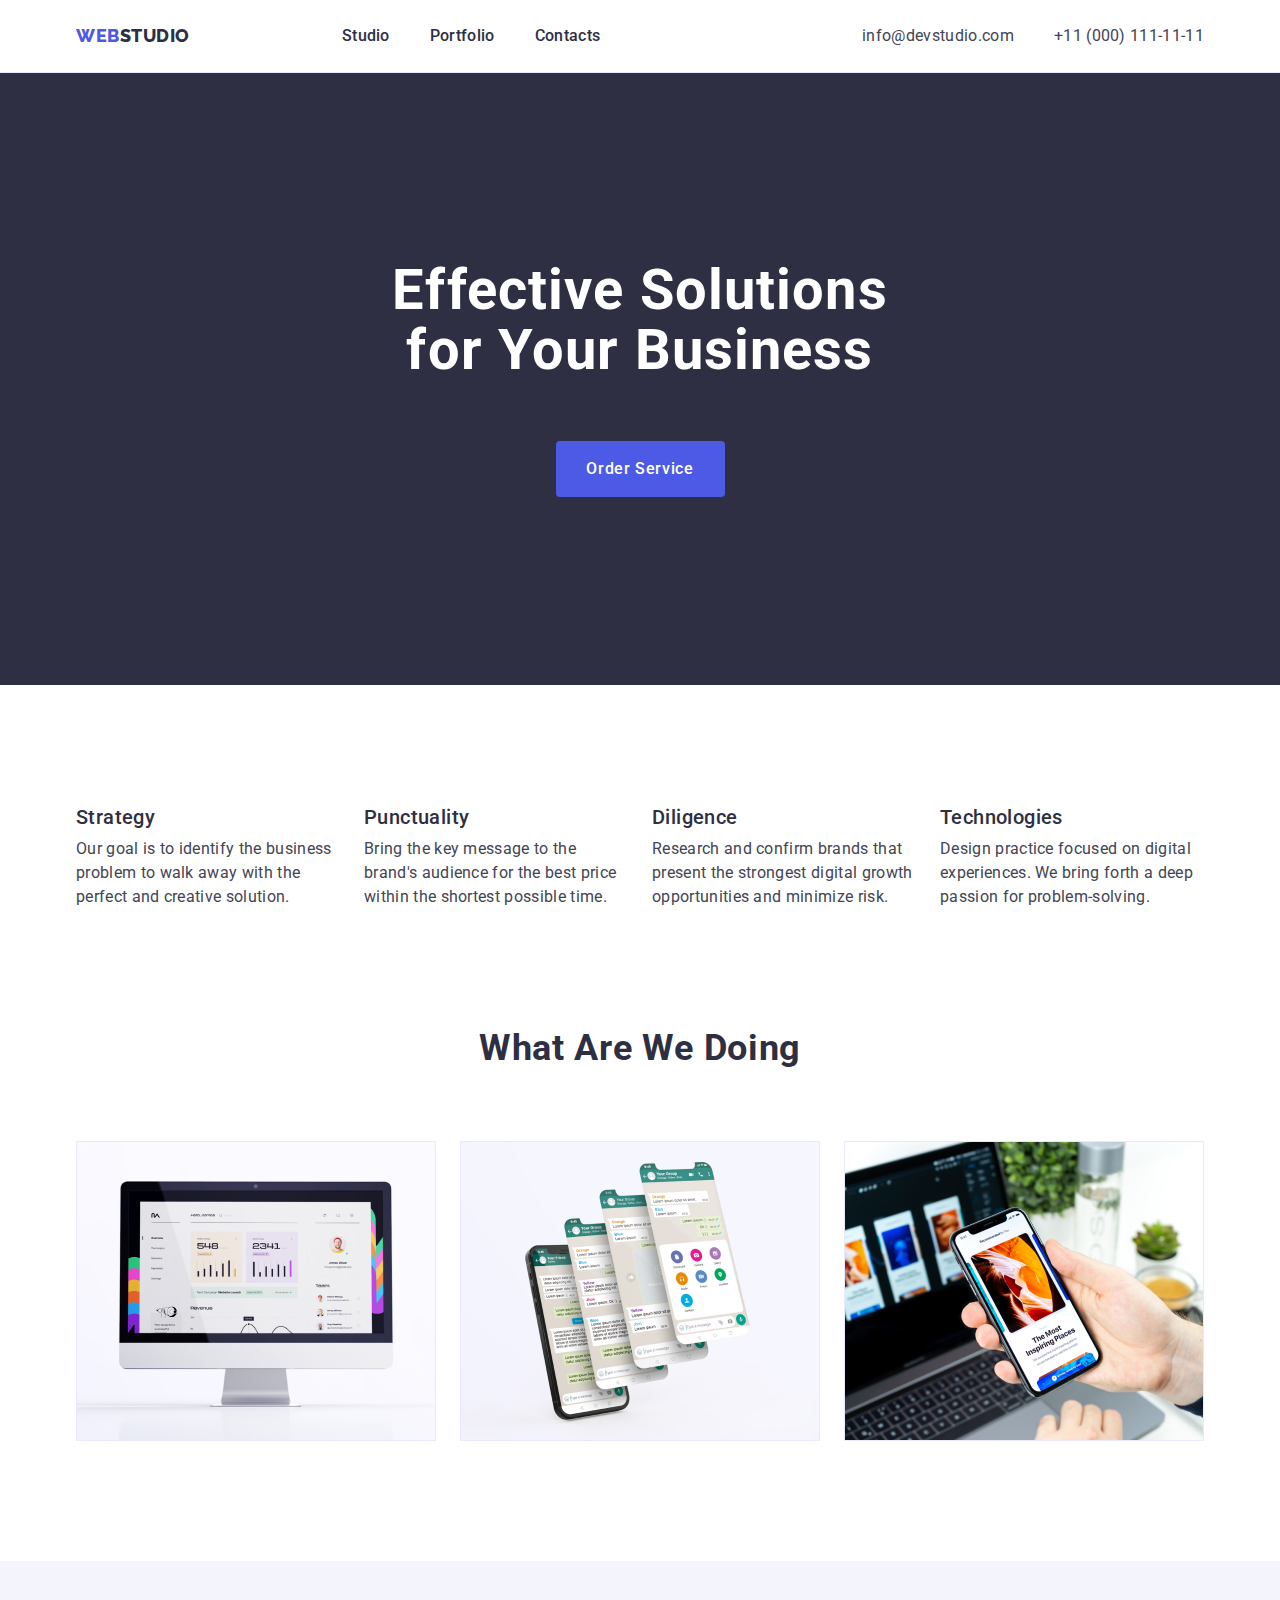
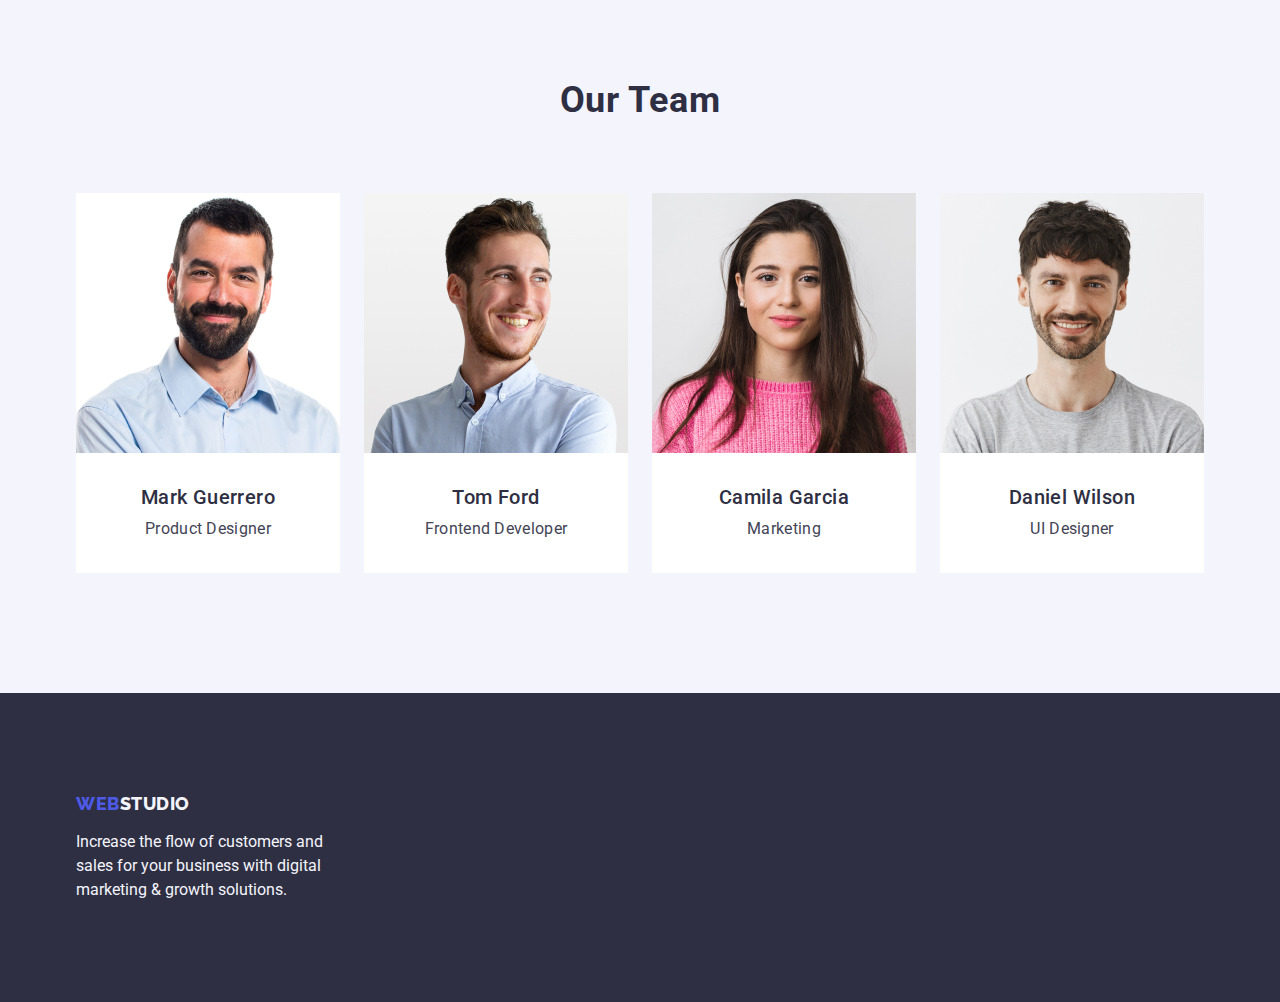
<file: index.html>
<!DOCTYPE html>
<html lang="en">
<head>
    <meta charset="UTF-8">
    <meta http-equiv="X-UA-Compatible" content="IE=edge">
    <meta name="viewport" content="width=device-width, initial-scale=1.0">
    <title>Document</title>
    <link rel="stylesheet" href="https://cdn.jsdelivr.net/npm/modern-normalize@1.1.0/modern-normalize.min.css">
    <link rel="stylesheet" href="./css/styles.css"> 
    <link rel="preconnect" href="https://fonts.googleapis.com">
    <link rel="preconnect" href="https://fonts.gstatic.com" crossorigin>
<link
    href="https://fonts.googleapis.com/css2?family=Montserrat:wght@600&family=Raleway:wght@800&family=Roboto:wght@400;500;700&display=swap"
    rel="stylesheet">
</head>
<body>
    <header class="header">
               <div class="header-container container">
                   
                   <nav class="header-nav">
                        <a  class="header-link link list" href="./index.html">Web<span class="header-logo header-link">Studio</span> </a>
                        <ul class="list header-list">
                            <li class="header-item"><a class="header-item-link link" href="./index.html">Studio</a></li>
                            <li class="header-item"><a class="header-item-link link" href="./portfolio.html">Portfolio</a></li>
                            <li class="header-item"><a class="header-item-link link" href="">Contacts</a></li>
                        </ul>
                   </nav >
                   <address class="header-contacts">
                        <ul class="header-contacts-list list">
                         <li ><a class="header-contacts-item link" href="mailto:info@devstudio.com">info@devstudio.com</a></li>
                         <li><a class="header-contacts-item link" href="tel:+110001111111">+11 (000) 111-11-11</a></li>
                        </ul>
                    </address>
                </div>
    </header>
    <main>
        <section class="hero">
            <div class="container container-hero">
                <h1 class="hero-title">Effective Solutions for Your Business</h1>
                <button class="hero-btn" type="button">Order Service</button>
            </div>
        </section>
        <section class="feature">
             <div class="container container-feature">
                 <h2 class="feature-title" hidden>how do we work</h2>  
                 <ul class="feature-list list">
                    <li class="feature-item">
                        <h3 class="feature-title">Strategy</h3>
                        <p class="feature-text text">Our goal is to identify the business
                        problem to walk away with the perfect and creative solution.</p>
                    </li>
                    <li class="feature-item">
                        <h3 class="feature-title">Punctuality</h3>
                        <p class="feature-text text">Bring the key message to the brand's audience for the best price within the shortest possible time.</p>
                    </li>
                    <li class="feature-item">
                        <h3 class="feature-title">Diligence</h3>
                        <p class="feature-text text">Research and confirm brands that present the strongest digital growth opportunities and minimize risk.</p>
                    </li>
                    <li class="feature-item">
                        <h3 class="feature-title">Technologies</h3>
                        <p class="feature-text text">Design practice focused on digital experiences. We bring forth a deep passion for problem-solving.</p>
                    </li>
                    </ul>
             </div>
        </section>
        <section class="about">
            <div class="container">
                <h2 class="about-title">What are we doing</h2>
                <ul class="about-list list">
                    <li class="about-img"><img src="./images/rectangle71(1).jpg" alt="Rectangle 71 (1)" width="360"></li>
                    <li class="about-img"><img src="./images/rectangle71(2).jpg" alt="Rectangle 71 (2)" width="360"></li>
                    <li class="about-img"><img src="./images/rectangle71(3).jpg" alt="Rectangle 71 (3)" width="360"></li>
                </ul>
            </div>
        </section>
    <section class="team">
        <div class="container">
            <h2 class="team-title">Our Team</h2>
            <ul class="team-list list">
                <li class="team-card">
                    <img src="./images/img.jpg" alt="Mark Guerrero" width="264">
                    <div class="container-team">
                        <h3 class="team-card-title">Mark Guerrero</h3>
                        <p class="team-text text">Product Designer</p>
                    </div>
                </li>
                <li class="team-card">
                    <img src="./images/img(1).jpg" alt="Tom Ford" width="264">
                    <div class="container-team">
                        <h3 class="team-card-title">Tom Ford</h3>
                        <p class="team-text text">Frontend Developer</p>
                    </div>
            </li>
                <li class="team-card">
                    <img src="./images/img(3).jpg" alt="Camila Garcia" width="264">
                    <div class="container-team">
                        <h3 class="team-card-title">Camila Garcia</h3>
                        <p class="team-text text">Marketing</p>
                    </div>
                </li>
                <li class="team-card">
                    <img src="./images/img(2).jpg" alt="Daniel Wilson" width="264">
                    <div class="container-team">
                        <h3 class="team-card-title">Daniel Wilson</h3>
                        <p class="team-text text">UI Designer</p>
                    </div>
            </li>
            </ul>
        </div>
    </section>
        
    </main>
    <footer class="completion">
                    <div class="container">
                        <a class="completion-link  link list" href="./index.html">Web<span class="completion-logo header-link">Studio</span> </a>
                        <p class="completion-text text">Increase the flow of customers and sales for your business with digital marketing & growth solutions.</p>
                    </div>

    </footer>
   
</body>
</file>
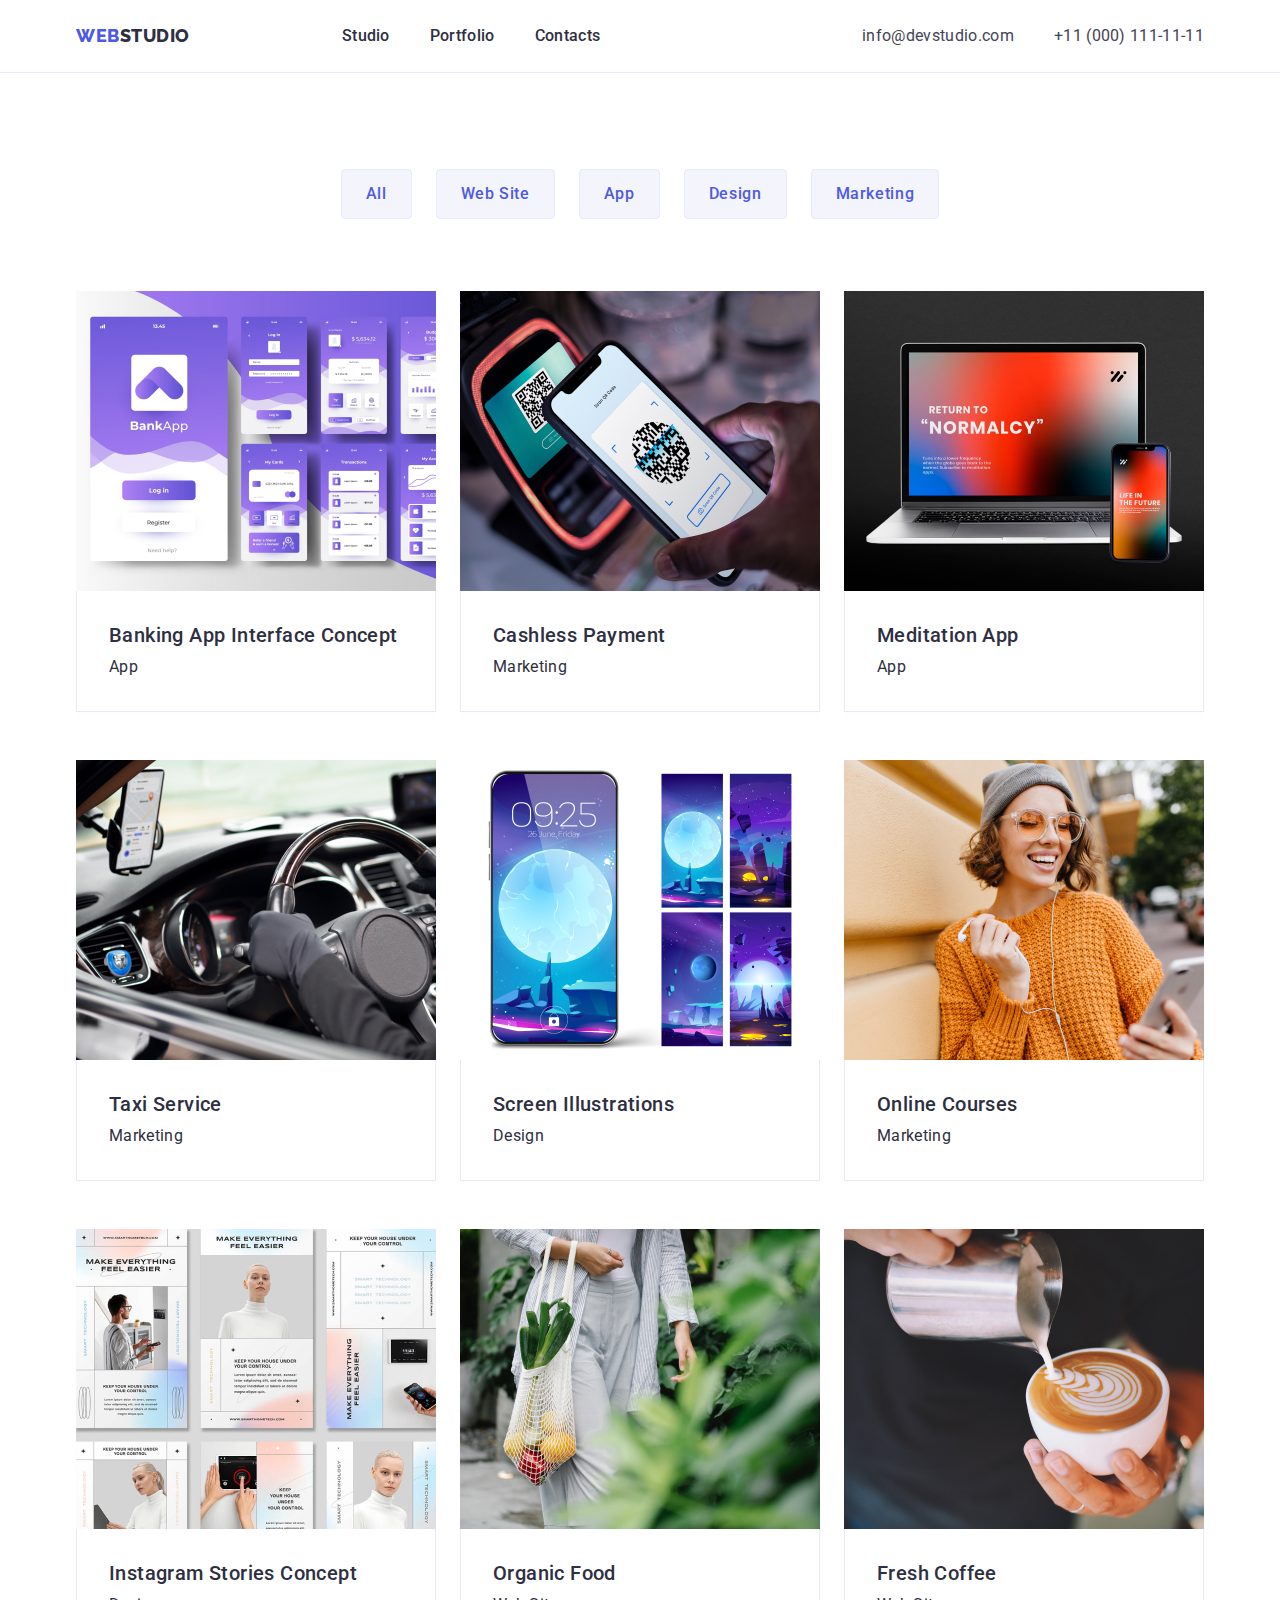
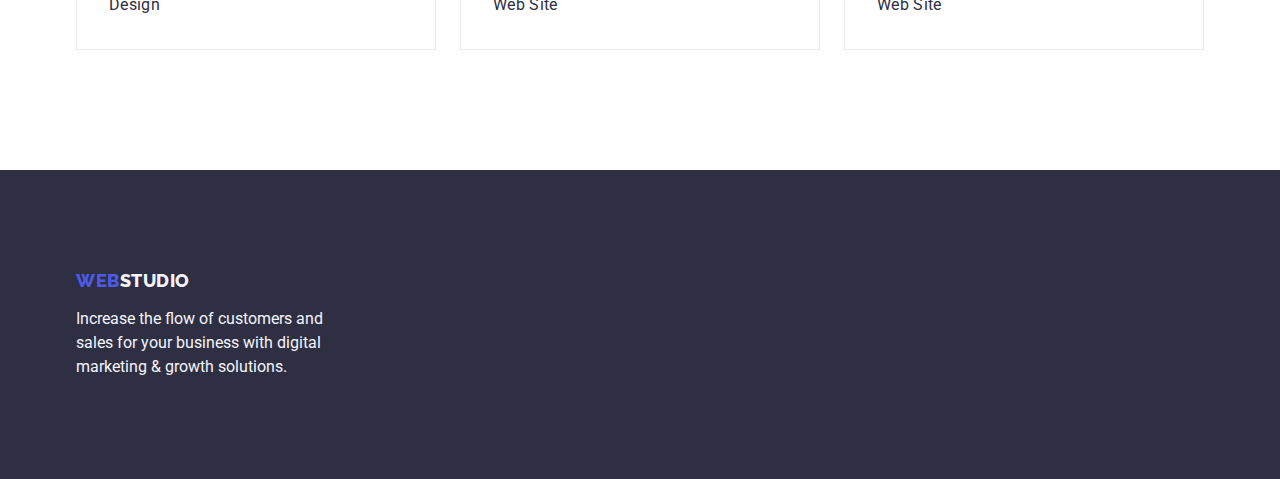
<file: portfolio.html>
<!DOCTYPE html>
<html lang="en">
<head>
    <meta charset="UTF-8">
    <meta http-equiv="X-UA-Compatible" content="IE=edge">
    <meta name="viewport" content="width=device-width, initial-scale=1.0">
    <title>Document</title>
    <link rel="stylesheet" href="https://cdn.jsdelivr.net/npm/modern-normalize@1.1.0/modern-normalize.min.css">
    <link rel="stylesheet" href="./css/styles.css">
    <link rel="preconnect" href="https://fonts.googleapis.com">
    <link rel="preconnect" href="https://fonts.gstatic.com" crossorigin>
    <link
        href="https://fonts.googleapis.com/css2?family=Montserrat:wght@600&family=Raleway:wght@800&family=Roboto:wght@400;500;700&display=swap"
        rel="stylesheet">

</head>
<body>
<header class="header">
    <div class="container header-container ">
    <nav class="header-nav ">
        <a class="header-link link list" href="./index.html">Web<span class="header-logo header-link">Studio</span>
        </a>
        <ul class="list header-list"> 
            <li class="header-item ">
                <a class="header-item-link link" href="./index.html">Studio</a>
            </li>
            <li class="header-item">
                <a class="header-item-link link" href="./portfolio.html">Portfolio</a>
            </li>
            <li class="header-item">
                <a class="header-item-link link" href="">Contacts</a>
            </li>
        </ul>

    </nav>
    <address class="header-contacts">
        <ul class="header-contacts-list list">
            <li><a class="header-contacts-item link" href="mailto:info@devstudio.com">info@devstudio.com</a></li>
            <li><a class="header-contacts-item link" href="tel:+110001111111">+11 (000) 111-11-11</a></li>
        </ul>
    </address>
</div>
</header>
    <main>
        <section class="portfolio">
            <div class="container">
                <h1 hidden>portfolio</h1>
                <ul class="list list-container">
                    <li> <button class="filter" type="button"> All</button></li>
                    <li><button class="filter" type="button"> Web Site</button></li>
                    <li><button class="filter" type="button"> App</button></li>
                    <li><button class="filter" type="button">Design</button></li>
                    <li><button class="filter" type="button"> Marketing</button></li>
                </ul>
                <ul class="list img-container card-set">
                    <li class="img-port"> <a class="link" href=""><img src="./images/portfolio/img1.jpg" alt="Banking App Interface Concept" width="360">
                         <div class="container-card">
                             <h2 class="port-card-title">Banking App Interface Concept</h2>
                         <p class="port-text">App</p> </div> </a>
                    </li>
                    <li class="img-port"> <a class="link" href=""><img src="./images/portfolio/img2.jpg" alt="Cashless Payment" width="360">
                         <div class="container-card">
                             <h2 class="port-card-title">Cashless Payment</h2>
                        <p class="port-text">Marketing</p></div></a>
                    </li>
                    <li class="img-port"> <a class="link" href=""><img src="./images/portfolio/img3.jpg" alt="Meditation App" width="360">
                        <div class="container-card">
                            <h2 class="port-card-title">Meditation App</h2>
                        <p class="port-text">App</p></div></a>
                    </li> 
                    <li class="img-port"> <a class="link" href=""><img src="./images/portfolio/img4.jpg" alt="Taxi Service" width="360">
                        <div class="container-card">
                            <h2 class="port-card-title">Taxi Service</h2>
                        <p class="port-text">Marketing</p></div></a>
                    </li>
                    <li class="img-port"> <a class="link"  href=""><img src="./images/portfolio/img5.jpg" alt="Screen Illustrations" width="360">
                        <div class="container-card">
                            <h2 class="port-card-title">Screen Illustrations</h2>
                        <p class="port-text">Design</p></div></a>
                    </li>
                    <li class="img-port"> <a class="link" href=""><img src="./images/portfolio/img6.jpg" alt="Online Courses" width="360">
                        <div class="container-card">
                            <h2 class="port-card-title">Online Courses</h2>
                        <p class="port-text">Marketing</p></div></a>
                    </li>
                    <li class="img-port"> <a class="link" href=""><img src="./images/portfolio/img7.jpg" alt="Instagram Stories Concept" width="360">
                        <div class="container-card">
                            <h2 class="port-card-title">Instagram Stories Concept</h2>
                        <p class="port-text">Design</p></div></a>
                
                
                    </li>
                    <li class="img-port"> <a class="link" href=""><img src="./images/portfolio/img8.jpg" alt="Organic Food" width="360">
                        <div class="container-card">
                        <h2 class="port-card-title">Organic Food</h2>
                        <p class="port-text">Web Site</p></div></a>
                    </li>
                    <li class="img-port"> <a class="link" href=""><img src="./images/portfolio/img9.jpg" alt="Fresh Coffee" width="360">
                        <div class="container-card">
                        <h2 class="port-card-title">Fresh Coffee</h2>
                        <p class="port-text">Web Site</p></div></a>
                    </li>
                </ul>
                       
            </div>
         </section>
     </main>


    <footer class="completion">
        <div class="container">
            <a class="completion-link header-link link list" href="./index.html">Web<span
                    class="completion-logo header-link">Studio</span> </a>
            <p class="completion-text text">Increase the flow of customers and sales for your business with digital marketing &
                growth solutions.</p>
        </div>
    </footer>
</body>
</html>
</file>
<file: css/styles.css>
:root{
  --dark-color: #2e2f42;
  --textp-color: #434455;
  --white-color: #fff;
  --logo-color:#4d5ae5;
  --light-color:#F4F4FD;
  --hover-color:#404BBF;
  --btn-color: #E7E9FC;

  /* --indent:30px; */
  /* --items: 3; */


}
body {
    color:var(--textp-color);
    background-color: var(--white-color) ;
    font-family: "Roboto", sans-serif;
}

/* reset start */
.link {

    text-decoration: none;
}
.list {
    list-style: none
}
button {
    font-family: inherit;
    color: currentColor;
    cursor: pointer;
}
h1, h2, h3, h4, h5, h6, p {
    margin: 0;}
img {
display: block;
max-width: 100%;
height: auto;
}
ul{ margin: 0;
    padding: 0;
    list-style: none;

}

/* reset finish */
/* .card-set { */
/* display: flex; */
/* flex-wrap: wrap; */
/* gap: var(--indent); */
/* } */
/* .card-set-item { */
    /* width: calc(100% -var(--indent)*(var(--items)-1)/var(--items); */
/* } */
.header{
    border-bottom: 1px solid #e7e9fc
}
.container {
    width: 1158px;
    margin-left: auto;
    margin-right: auto;
   
    padding-left: 15px;
    padding-right: 15px;
}

.header-container{
    padding: 0 15px;
    display: flex;
    align-items: center;
    
    justify-content: space-between;
}
.header-list{
    display: flex;
    align-items: center;
    
    gap: 40px;

}
.header-nav{
    display: flex;
    align-items: center;
    
}
.header-link {
             
        font-family: 'Raleway', sans-serif;
        font-weight: 800;
        font-size: 18px;
        line-height: 1.17;
        letter-spacing: 0.03em;
        text-transform: uppercase;
        color: var(--logo-color);
        margin-right: 76px
            
       
        
}

 .header-logo {
    color: var(--dark-color);
 }

.header-item{
    display:flex;
    
    
}
.header-item-link {
    font-weight: 500;
    font-size: 16px;
    line-height: 1.5;
    letter-spacing: 0.02em;
    color: var(--dark-color);
    padding: 24px 0;
    }
.header-item-link:hover,
.header-item-link:focus {
    color: var(--hover-color); }


.header-contacts {
    display: flex;
    font-style: normal;
    /* padding: 24px 0; */
    
}
.header-contacts-list{
    display: flex;
    gap: 40px;
    margin-right: auto;
}
.header-contacts-item {
    font-size: 16px;
    line-height: 1.5;
    letter-spacing: 0.02em;
    color: var(--textp-color);
    
}
.header-contacts-item:hover,
.header-contacts-item:focus {
color: var(--hover-color);
}
.hero {
    background-color:var(--dark-color);
    padding: 188px 0;
}
.container-hero{
    /* display: flex; */
    /* margin: 0 auto; */
    margin-left: auto;
    margin-right: auto;
    align-content: center;
    flex-wrap: wrap;
    justify-content: center;
    flex-wrap: wrap;
}

.hero-title {
    
    font-size: 56px;
    font-family: 'Roboto';
    font-weight: 700;
    line-height: 1.07;
    max-width: 496px;
    margin-left: auto;
    margin-right: auto;

    text-align: center;
    letter-spacing: 0.02em;
    color: var(--white-color);
}

.hero-btn {
    
    
        
        /* IRIS */
        font-family: "Roboto", sans-serif;
        background:var(--logo-color);
        font-weight: 500;
        font-size: 16px;
        line-height: 1.5;
        letter-spacing: 0.04em;
        color: var(--white-color);
        cursor: pointer;
        display: block;
        min-width: 169px;
        height: 56px;
        /* padding: 16px 32px; */
        text-align: center;
        border: none;
        border-radius: 4px;
        margin-left: auto;
        margin-right: auto;
        margin-top: 60px;
           /* flex-direction: row; */
            /* align-items: flex-start; */
            /* padding: 16px 32px; */
            /* gap: 10px; */
        
            /* position: absolute; */
            /* width: 169px; */

}
.hero-btn:focus, .hero-btn:hover {
background: var(--hover-color);
}
.feature{
    padding: 120px 0;
}
.container-feature{}

.feature-list{
    display: flex;
    justify-content: space-between;
    gap: 24px;
}
.feature-item{
    width: calc((100% - 72px) / 4);
}
.feature-title {
    font-weight: 500;
    font-size: 20px;
    line-height: 1.2;
    letter-spacing: 0.02em;
    color: var(--dark-color);
    margin-bottom: 8px;

}

.feature-text {
font-size: 16px;
line-height: 1.5;
letter-spacing: 0.02em;
color: var(--textp-color);
}
.about{
padding-bottom: 120px;
}
.about-list {
    display: flex;
    gap: 24px;
}
.about-img{
    display: block;
    width: 360px;
    height: 300px;
    width: calc((100% - 48px) / 3);
}
.about-title {
font-size: 36px;
line-height: 1.11;
letter-spacing: 0.02em;
text-transform: capitalize;
text-align: center;
color: var(--dark-color);
margin-bottom: 72px;
}


.team {
    background-color: var(--light-color);
    padding: 120px 0;
}
.team-list{
    display: flex;
    gap: 24px;
}
.container-team{
    padding: 32px 16px;
    border-radius: 0px 0px 4px 4px;
    text-align: center;
}
.team-title {
font-size: 36px;
line-height: 1.11;
text-align: center;
letter-spacing: 0.02em;
text-transform: capitalize;
color: var(--dark-color);
margin-bottom: 72px;
}
.team-card-title {
font-weight: 500;
font-size: 20px;
line-height: 1.2;
letter-spacing: 0.02em;
color: var(--dark-color);
margin-bottom:8px;


text-align: center;
}


.team-card {
    background-color: var(--white-color);
    width: calc((100%-72px)/4);
}

.team-text {
    font-size: 16px;
    line-height: 1.5;
    letter-spacing: 0.02em;
    color: var(--textp-color);
    text-align: center;
}
.completion {
    background-color:var(--dark-color);
    padding: 100px 0;
}
.completion-link {
display: inline-block;
font-family: "Raleway", sans-serif;
font-weight: 800;
font-size: 18px;
line-height: 1.17;
letter-spacing: 0.03em;
text-transform: uppercase;
color: var(--logo-color);
margin-bottom: 16px;
margin-right: 76px;
}
.completion-logo {
color: var(--light-color);
}
.completion-text {
color: var(--light-color);
max-width: 264px;
line-height: 24px
}
.filter {
    font-family: "Roboto", sans-serif;
    font-weight: 500;
    font-size: 16px;
    line-height: 1.5;
    letter-spacing: 0.04em;
    color: var(--logo-color);
    background-color:#F4F4FD;
    cursor: pointer;
}

 .filter:hover,
 .filter:focus {
color: var(--white-color);
background-color: var(--hover-color);
 }
 .list-container{
    display: flex;
    justify-content: center;
    gap:24px;
    margin-bottom: 72px;
 }
.portfolio {
padding-top: 96px;
padding-bottom: 120px;
}
.filter{
padding: 12px 24px;
border: 1px solid #e7e9fc;
border-radius: 4px;
}
.filter:focus, .filter:hover{
border: 1px solid transparent;
}
.img-container{
    display: flex;
    flex-wrap: wrap;
    column-gap:24px;
    row-gap: 48px;
}
.img-port{
width: calc((100% - 48px) / 3);
}
.container-card{
padding: 32px 16px;
border: 1px solid #e7e9fc;
border-top: none;

}
.port-card-title{
        font-family: 'Roboto';
        font-style: normal;
        font-weight: 500;
        font-size: 20px;
        line-height: 24px;
        /* identical to box height, or 120% */
    
        letter-spacing: 0.02em;
    
        /* NAVY BLUE */
    
       
        margin-bottom: 8px;
}
.port-text, .port-card-title {
    text-align: left;
    padding-left: 16px;
    line-height: 24px;
    letter-spacing: 0.02em;
    color: var(--dark-color);
}
</file>
